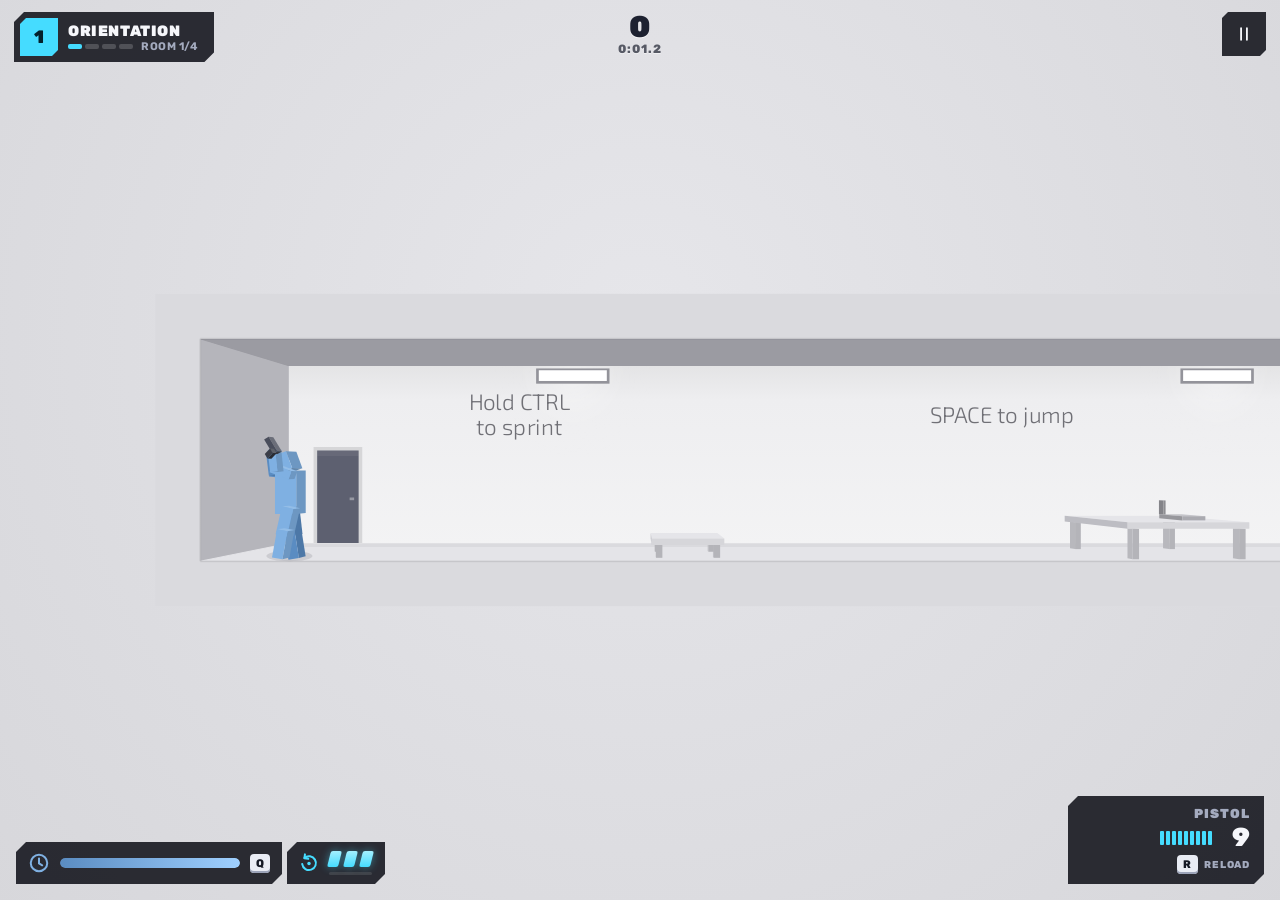
<file: index.html>
<!DOCTYPE html>
<html lang="en">
<head>
  <meta charset="utf-8">
  <meta name="viewport" content="width=device-width, initial-scale=1, maximum-scale=1, user-scalable=no, viewport-fit=cover">
  <meta name="theme-color" content="#0c0e15">
  <meta name="description" content="Still Point - a slow-motion ragdoll shootout. Breach the door, bend time, slide under bullets and flip over gunmen across 75 levels, an Endless run with upgrades and a new Daily Run every day.">
  <title>Still Point</title>
  <link rel="stylesheet" href="css/style.css?v=77">
  <script src="https://sdk.crazygames.com/crazygames-sdk-v3.js"></script>
</head>
<body>
  <canvas id="stage" aria-label="Game"></canvas>

  <!-- =============================== HUD =============================== -->
  <div id="hud" class="hidden">
    <div class="tapfire" id="tapfire" aria-hidden="true"></div>
    <div class="stage-chip" id="stageChip">
      <span class="chip-num" id="chipNum">1</span>
      <div class="chip-body">
        <b id="chipTitle">ORIENTATION</b>
        <div class="chip-sub"><span class="dots" id="roomDots"></span><span id="chipSub">ROOM 1/4</span></div>
      </div>
    </div>
    <div class="hud-mid">
      <b id="hudScore">0</b>
      <span id="hudTime">0:00.0</span>
    </div>
    <div class="hud-right">
      <button class="round" id="btnPause" aria-label="Pause"><span class="ic" data-icon="pause"></span></button>
    </div>

    <div class="breach-banner" id="eventBanner"></div>
    <div class="combo hidden" id="combo"><b id="comboNum">x2</b><span>COMBO</span><i id="comboBar"></i></div>

    <div class="hud-bl">
      <div class="armorhud hidden" id="armorHud"></div>
      <div class="hud-bl-row">
        <div class="focus" id="focus">
          <span class="ic" data-icon="clock"></span>
          <div class="focus-track"><div class="focus-fill" id="focusFill"></div></div>
          <kbd id="focusKey">Q</kbd>
        </div>
        <div class="flips" id="flips" title="Flips left: sprint or slide, then jump">
          <span class="ic" data-icon="flip"></span>
          <div class="flip-col">
            <div class="flip-pips" id="flipPips"><i></i><i></i><i></i></div>
            <div class="flip-charge"><i id="flipCharge"></i></div>
          </div>
        </div>
      </div>
    </div>
    <div class="ammo" id="ammo">
      <b id="ammoName">PISTOL</b>
      <div class="ammo-row"><span id="ammoPips" class="pips"></span><span id="ammoNum">9</span></div>
      <small id="ammoHint"><kbd>R</kbd> RELOAD</small>
    </div>

    <div class="death hidden" id="death">
      <b id="deathTitle">YOU DIED</b>
      <div class="lives hidden" id="deathLives"></div>
      <span id="deathSub">CLICK OR PRESS R TO RETRY</span>
      <div class="death-btns hidden" id="deathBtns"></div>
    </div>

    <!-- touch -->
    <div class="joy" id="joy"><div class="joy-base"></div><div class="joy-knob" id="joyKnob"></div></div>
    <div class="tbtns" id="tbtns">
      <button class="tb tb-slow" data-act="slow"><span class="ic" data-icon="clock"></span><small>SLOW</small></button>
      <button class="tb tb-jump" data-act="jump"><span class="ic" data-icon="up"></span><small>JUMP</small></button>
      <button class="tb tb-slide" data-act="slide"><span class="ic" data-icon="slide"></span><small>SLIDE</small></button>
      <button class="tb tb-kick" data-act="kick"><span class="ic" data-icon="kick"></span><small>KICK</small></button>
      <button class="tb tb-reload" data-act="reload"><span class="ic" data-icon="reload"></span></button>
      <button class="tb tb-grab hidden" data-act="pick" id="tbGrab"><small>GRAB</small></button>
    </div>
  </div>

  <!-- =============================== HOME =============================== -->
  <section id="home" class="screen">
    <div class="home-panel">
      <h1 class="title" aria-label="Still Point"><span class="t1"><span style="--i:0">S</span><span style="--i:1">T</span><span style="--i:2">I</span><span style="--i:3">L</span><span style="--i:4">L</span></span><span class="t2"><i>POINT</i></span></h1>
      <div class="home-menu">
        <button class="btn primary big" id="btnPlay"><span class="ic" data-icon="play"></span><span class="bt"><b>PLAY</b><small id="playSub">LEVEL 1</small></span></button>
        <div class="btn-row">
          <button class="btn mode" id="btnDaily"><span class="ic" data-icon="calendar"></span><span class="bt"><b>DAILY RUN</b><small id="dailySub">5 NEW ROOMS EVERY DAY</small></span><i class="dot hidden" id="dailyDot"></i></button>
        </div>
        <div class="btn-row duo">
          <button class="btn mode" id="btnLevels"><span class="ic" data-icon="grid"></span><span class="bt"><b>LEVELS</b><small id="levelsSub">0 / 90 STARS</small></span></button>
          <button class="btn mode" id="btnEndless"><span class="ic" data-icon="infinity"></span><span class="bt"><b>ENDLESS</b><small id="endlessSub">BEST 0</small></span></button>
        </div>
        <div class="btn-row duo">
          <button class="btn tile" id="btnArmory"><span class="ic" data-icon="gun"></span><b>ARMORY</b></button>
          <button class="btn tile" id="btnMissions"><span class="ic" data-icon="scroll"></span><b>MISSIONS</b><i class="dot hidden" id="missionDot"></i></button>
        </div>
      </div>
    </div>
    <div class="corner tr">
      <button class="pill streak hidden" id="streakChip"><span class="ic" data-icon="gift"></span><b>DAILY</b></button>
      <div class="pill"><span class="ic star" data-icon="star"></span><b id="homeStars">0</b></div>
      <div class="pill"><span class="ic coin" data-icon="coin"></span><b class="coin-val">0</b></div>
      <button class="round" id="btnSettings" aria-label="Settings"><span class="ic" data-icon="gear"></span></button>
    </div>
    <div class="home-hint" id="homeHint"></div>
  </section>

  <!-- ============================== LEVELS ============================== -->
  <section id="levels" class="screen hidden">
    <header class="bar">
      <button class="round" data-back aria-label="Back"><span class="ic" data-icon="back"></span></button>
      <nav class="seg" id="chapterTabs"></nav>
      <div class="pill"><span class="ic star" data-icon="star"></span><b id="levelsStars">0</b></div>
    </header>
    <div class="chapter-head" id="chapterHead"></div>
    <div class="level-grid" id="levelGrid"></div>
  </section>

  <!-- ============================== ARMORY ============================== -->
  <section id="armory" class="screen hidden">
    <header class="bar">
      <button class="round" data-back aria-label="Back"><span class="ic" data-icon="back"></span></button>
      <nav class="seg" id="armoryTabs">
        <button data-tab="weapon">WEAPONS</button>
        <button data-tab="skin">COLORS</button>
        <button data-tab="hat">HATS</button>
        <button data-tab="armor">ARMOR</button>
      </nav>
      <div class="pill"><span class="ic coin" data-icon="coin"></span><b class="coin-val">0</b></div>
    </header>
    <div class="armory">
      <div class="armory-preview card">
        <canvas id="previewCanvas" width="320" height="320"></canvas>
        <div class="preview-info" id="previewInfo"></div>
      </div>
      <div class="armory-grid card" id="armoryGrid"></div>
    </div>
  </section>

  <div id="modal" class="modal hidden"><div class="sheet" id="sheet"></div></div>
  <div id="toasts"></div>
  <div id="rotate" class="hidden"><div><span class="ic" data-icon="rotate"></span><p>TURN YOUR DEVICE SIDEWAYS</p><button class="btn primary" id="btnRotateOk"><b>PLAY ANYWAY</b></button></div></div>

  <script src="js/util.js?v=77"></script>
  <script src="js/platform.js?v=77"></script>
  <script src="js/audio.js?v=77"></script>
  <script src="js/data.js?v=77"></script>
  <script src="js/levels.js?v=77"></script>
  <script src="js/progress.js?v=77"></script>
  <script src="js/physics.js?v=77"></script>
  <script src="js/world.js?v=77"></script>
  <script src="js/ragdoll.js?v=77"></script>
  <script src="js/fx.js?v=77"></script>
  <script src="js/game.js?v=77"></script>
  <script src="js/icons.js?v=77"></script>
  <script src="js/titlefx.js?v=77"></script>
  <script src="js/ui.js?v=77"></script>
  <script src="js/main.js?v=77"></script>
</body>
</html>
</file>
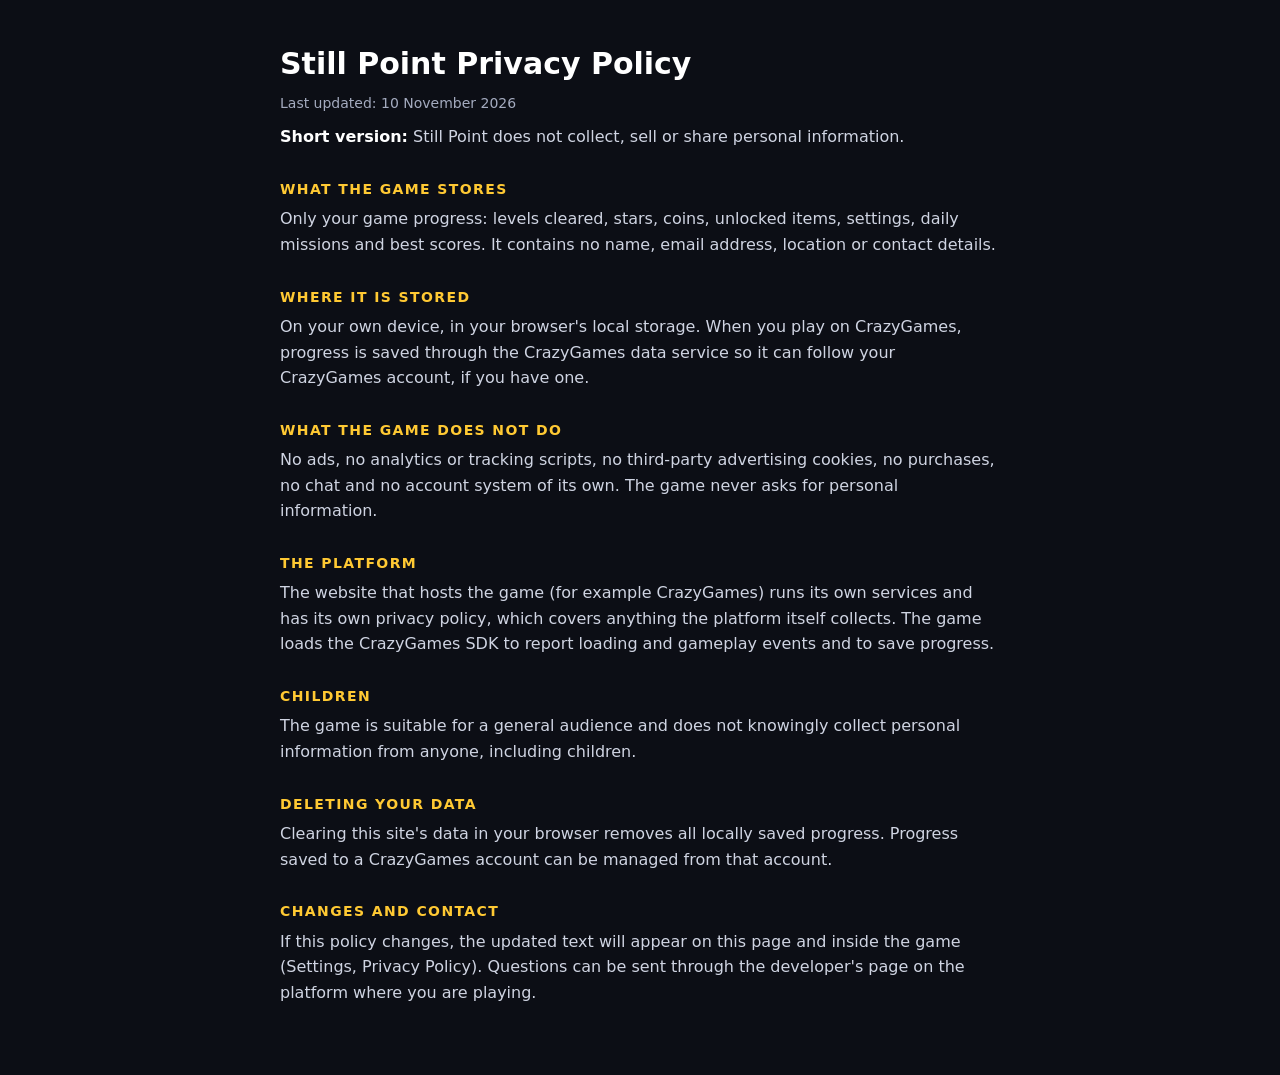
<file: privacy.html>
<!DOCTYPE html>
<html lang="en">
<head>
  <meta charset="utf-8">
  <meta name="viewport" content="width=device-width, initial-scale=1">
  <title>Still Point - Privacy Policy</title>
  <style>
    body { margin: 0; background: #0c0e15; color: #cfd4e2; font: 16px/1.6 system-ui, -apple-system, 'Segoe UI', sans-serif; }
    main { max-width: 720px; margin: 0 auto; padding: 40px 20px 60px; }
    h1 { color: #fff; font-size: 30px; margin: 0 0 4px; }
    h2 { color: #ffc933; font-size: 14px; letter-spacing: 0.1em; text-transform: uppercase; margin: 28px 0 6px; }
    p { margin: 0 0 10px; }
    .dim { color: #a4abbf; font-size: 14px; }
    b { color: #fff; }
  </style>
</head>
<body>
<main>
  <h1>Still Point Privacy Policy</h1>
  <p class="dim">Last updated: 10 November 2026</p>
  <p><b>Short version:</b> Still Point does not collect, sell or share personal information.</p>
  <h2>What the game stores</h2>
  <p>Only your game progress: levels cleared, stars, coins, unlocked items, settings, daily missions and best scores. It contains no name, email address, location or contact details.</p>
  <h2>Where it is stored</h2>
  <p>On your own device, in your browser's local storage. When you play on CrazyGames, progress is saved through the CrazyGames data service so it can follow your CrazyGames account, if you have one.</p>
  <h2>What the game does not do</h2>
  <p>No ads, no analytics or tracking scripts, no third-party advertising cookies, no purchases, no chat and no account system of its own. The game never asks for personal information.</p>
  <h2>The platform</h2>
  <p>The website that hosts the game (for example CrazyGames) runs its own services and has its own privacy policy, which covers anything the platform itself collects. The game loads the CrazyGames SDK to report loading and gameplay events and to save progress.</p>
  <h2>Children</h2>
  <p>The game is suitable for a general audience and does not knowingly collect personal information from anyone, including children.</p>
  <h2>Deleting your data</h2>
  <p>Clearing this site's data in your browser removes all locally saved progress. Progress saved to a CrazyGames account can be managed from that account.</p>
  <h2>Changes and contact</h2>
  <p>If this policy changes, the updated text will appear on this page and inside the game (Settings, Privacy Policy). Questions can be sent through the developer's page on the platform where you are playing.</p>
</main>
</body>
</html>
</file>
<file: css/style.css>
/* =========================================================================
   Still Point UI: the Elements look carried over to a white world. Flat ink
   panels with cut corners, one warm accent, solid high-contrast buttons,
   keycaps for controls. Rubik throughout.
   ========================================================================= */

@font-face { font-family: 'Exo2'; src: url('../assets/fonts/exo2-light.woff2') format('woff2'); font-weight: 300; font-display: swap; }
@font-face { font-family: 'Rubik'; src: url('../assets/fonts/rubik.woff2') format('woff2'); font-weight: 300 900; font-display: swap; }

:root {
  --ink: #0c0e15;
  --ink-2: #161a25;
  --ink-3: #222737;
  --ink-4: #2e3447;
  --panel: rgba(13, 15, 23, 0.86);
  --line: rgba(255, 255, 255, 0.12);
  --text: #f6f7fb;
  --muted: #a4abbf;
  /* accent: the cold cyan of bullet time (the same family as the slow-motion meter); gold is kept
     only for things that are gold: coins and stars */
  --acc: #45dcff;
  --acc-hi: #a4f0ff;
  --acc-ink: #03202a;
  --acc-rgb: 69, 220, 255;
  --gold: #ffc933;
  --blue: #7fb0e2;
  --red: #e2434b;
  --green: #45e08a;
  --font: 'Rubik', system-ui, -apple-system, 'Segoe UI', sans-serif;
  --safe-t: env(safe-area-inset-top, 0px);
  --safe-b: env(safe-area-inset-bottom, 0px);
  --safe-l: env(safe-area-inset-left, 0px);
  --safe-r: env(safe-area-inset-right, 0px);
  --cut-s: polygon(6px 0, 100% 0, 100% calc(100% - 6px), calc(100% - 6px) 100%, 0 100%, 0 6px);
  --cut-m: polygon(10px 0, 100% 0, 100% calc(100% - 10px), calc(100% - 10px) 100%, 0 100%, 0 10px);
  /* a 2px outline that follows --cut-m's slanted corners (box-shadow can't: clip-path cuts it off) */
  --ring-m: polygon(evenodd, 10px 0, 100% 0, 100% calc(100% - 10px), calc(100% - 10px) 100%, 0 100%, 0 10px, 10px 0,
    10.83px 2px, calc(100% - 2px) 2px, calc(100% - 2px) calc(100% - 10.83px), calc(100% - 10.83px) calc(100% - 2px), 2px calc(100% - 2px), 2px 10.83px, 10.83px 2px);
  --cut-l: polygon(16px 0, 100% 0, 100% calc(100% - 16px), calc(100% - 16px) 100%, 0 100%, 0 16px);
}

* { box-sizing: border-box; -webkit-tap-highlight-color: transparent; }
html, body { margin: 0; height: 100%; overflow: hidden; background: #d4d4d8; color: var(--text); font-family: var(--font); font-weight: 600; }
body { user-select: none; -webkit-user-select: none; touch-action: none; overscroll-behavior: none; }
canvas#stage { position: fixed; inset: 0; display: block; }
body.playing canvas#stage { cursor: none; }
button { font: inherit; color: inherit; border: 0; background: none; cursor: pointer; padding: 0; }
button:focus-visible { outline: 3px solid var(--acc); outline-offset: -3px; }
b, h1, h2, h3, h4, p { margin: 0; font-weight: inherit; }
.hidden { display: none !important; }
.ic { display: inline-flex; width: 1.2em; height: 1.2em; flex: none; }
.ic svg { width: 100%; height: 100%; display: block; }
.ic.coin { color: var(--gold); }
.ic.star { color: var(--gold); }

/* --------------------------------------------------------------- basics */
.btn {
  position: relative; display: inline-flex; flex-direction: column; align-items: center; justify-content: center; gap: 1px;
  min-height: 48px; padding: 8px 22px; max-width: 100%; clip-path: var(--cut-m);
  background: var(--ink-3); color: var(--text); box-shadow: inset 0 -3px 0 rgba(0, 0, 0, 0.28), inset 0 1px 0 rgba(255, 255, 255, 0.08);
  font-weight: 800; font-size: 16px; line-height: 1.1; letter-spacing: 0.04em; text-transform: uppercase;
  transition: background 0.12s, transform 0.08s, filter 0.12s;
}
.btn:hover { background: var(--ink-4); filter: drop-shadow(0 0 7px rgba(var(--acc-rgb), 0.3)); }
.btn:active { transform: translateY(1px) scale(0.98); }
.btn b { white-space: nowrap; }
.btn small { font-weight: 600; font-size: 12px; letter-spacing: 0.03em; color: var(--muted); white-space: nowrap; }
.btn.primary { background: var(--acc); color: var(--acc-ink); }
.btn.primary:hover { background: var(--acc-hi); }
.btn.primary small { color: rgba(3, 32, 42, 0.75); }
.btn.big { min-height: 64px; font-size: 28px; }
.btn.small { min-height: 38px; padding: 6px 16px; font-size: 13px; clip-path: var(--cut-s); }
.btn[disabled] { opacity: 0.45; cursor: default; filter: none; }
.btn .ic { width: 22px; height: 22px; }
.btn.big { flex-direction: row; gap: 14px; }
.btn.big .ic { width: 26px; height: 26px; }
.btn.big .bt { display: flex; flex-direction: column; align-items: flex-start; }
.btn.mode { flex-direction: row; gap: 10px; justify-content: flex-start; padding-left: 16px; }
.btn.mode .ic { color: var(--acc); }
.btn.mode .bt { display: flex; flex-direction: column; align-items: flex-start; }
.btn .dot, .seg .dot { position: absolute; top: 8px; right: 10px; width: 9px; height: 9px; border-radius: 50%; background: var(--red); box-shadow: 0 0 0 3px rgba(226, 67, 75, 0.25); }

.round { width: 44px; height: 44px; display: grid; place-items: center; flex: none; clip-path: var(--cut-s); background: var(--ink-3); color: var(--text); transition: background 0.12s; }
.round:hover { background: var(--ink-4); }
.round .ic { width: 20px; height: 20px; }

.pill { display: inline-flex; align-items: center; gap: 7px; height: 38px; padding: 0 14px 0 10px; clip-path: var(--cut-s); background: var(--panel); font-weight: 800; font-size: 15px; letter-spacing: 0.03em; white-space: nowrap; }
.pill .ic { width: 18px; height: 18px; }
.pill.streak { cursor: pointer; background: var(--acc); color: var(--acc-ink); animation: nudge 1.6s ease-in-out infinite; }

.card { background: var(--panel); clip-path: var(--cut-l); backdrop-filter: blur(6px); -webkit-backdrop-filter: blur(6px); }

kbd { display: inline-block; font-family: var(--font); font-weight: 800; font-size: 11px; line-height: 1; padding: 4px 6px; border-radius: 4px; background: #e9ecf4; color: #141824; box-shadow: inset 0 -2px 0 #9ba3b8; white-space: nowrap; }

@keyframes fade { from { opacity: 0; } to { opacity: 1; } }
@keyframes pop { from { opacity: 0; transform: translateY(10px) scale(0.97); } to { opacity: 1; transform: none; } }
@keyframes nudge { 0%, 100% { transform: none; } 50% { transform: translateY(-2px); } }
@keyframes starIn { 0% { transform: scale(0) rotate(-40deg); opacity: 0; } 60% { transform: scale(1.35) rotate(8deg); opacity: 1; } 100% { transform: none; } }
@keyframes comboPop { 0% { transform: scale(1.5); } 100% { transform: scale(1); } }
@keyframes slideUp { from { opacity: 0; transform: translateY(14px); } to { opacity: 1; transform: none; } }
@keyframes slideUpDim { from { opacity: 0; transform: translateY(14px); } to { opacity: 0.45; transform: none; } }

/* -------------------------------------------------------------- screens */
.screen { position: fixed; inset: 0; z-index: 10; overflow-y: auto; overflow-x: hidden; touch-action: pan-y; padding: calc(14px + var(--safe-t)) calc(16px + var(--safe-r)) calc(16px + var(--safe-b)) calc(16px + var(--safe-l)); animation: fade 0.2s ease; }
.screen:not(#home) { background: linear-gradient(180deg, rgba(10, 12, 18, 0.82), rgba(10, 12, 18, 0.94)); }
.bar { display: flex; align-items: center; gap: 12px; max-width: 1100px; margin: 0 auto 14px; }
.bar h2 { margin-right: auto; font-weight: 900; font-size: 24px; letter-spacing: 0.03em; }
.seg { flex: 1; display: flex; flex-wrap: wrap; justify-content: center; gap: 2px; padding: 3px; clip-path: var(--cut-s); background: var(--panel); min-width: 0; }
.seg button { position: relative; font-weight: 800; font-size: 12px; letter-spacing: 0.04em; color: var(--muted); padding: 8px 12px; border-radius: 4px; white-space: nowrap; transition: background 0.12s, color 0.12s; }
.seg button:hover { color: var(--text); background: rgba(255, 255, 255, 0.06); }
.seg button.active { background: var(--acc); color: var(--acc-ink); }
.seg button.locked { opacity: 0.45; }
.corner { position: absolute; top: calc(14px + var(--safe-t)); display: flex; align-items: center; gap: 8px; }
.corner.tr { right: calc(16px + var(--safe-r)); }

/* ----------------------------------------------------------------- home */
#home { overflow: hidden; }
.home-panel {
  /* full-height ink column like Element Rag, with its dark backdrop fading out over the room */
  position: absolute; left: 0; top: 0; bottom: 0; isolation: isolate;
  width: min(calc(500px + var(--safe-l)), 80vw);
  padding: calc(20px + var(--safe-t)) 34px calc(20px + var(--safe-b)) calc(36px + var(--safe-l));
  background: rgba(9, 11, 17, 0.97);
  display: flex; flex-direction: column; justify-content: center; gap: 18px; animation: fade 0.3s ease;
}
.home-panel::after {
  content: ''; position: absolute; top: 0; bottom: 0; left: 100%; width: clamp(200px, 30vw, 520px); pointer-events: none; z-index: -1;
  background: linear-gradient(90deg, rgba(9, 11, 17, 0.97) 0%, rgba(9, 11, 17, 0.86) 22%, rgba(9, 11, 17, 0.58) 50%, rgba(9, 11, 17, 0.22) 78%, rgba(9, 11, 17, 0) 100%);
}
.home-menu .btn.big { min-height: 72px; font-size: 32px; justify-content: flex-start; padding-left: 24px; text-align: left; }
.home-menu .btn.tile { justify-content: flex-start; padding-left: 18px; gap: 10px; }
.home-menu .btn-row .btn { min-height: 62px; font-size: 14px; }
.title { display: flex; align-items: flex-end; gap: 10px; line-height: 0.9; font-weight: 900; letter-spacing: -0.01em; }
.title .t1 { font-size: 54px; color: #fff; }
.title .t2 {
  padding: 2px 18px 4px 16px; font-size: 48px; color: var(--acc-ink); background: var(--acc);
  /* slants down to the right, with the cut top-left and bottom-right corners */
  clip-path: polygon(10px 0, calc(100% - 14px) 0, calc(100% - 2px) calc(100% - 10px), calc(100% - 10px) 100%, 14px 100%, 2px 10px);
}
.title .t2 i { display: inline-block; font-style: normal; transform: skewX(10deg); }   /* letters lean back, matching the slant */
.home-menu { display: flex; flex-direction: column; gap: 8px; }
.btn-row { display: flex; gap: 8px; }
.btn-row .btn { flex: 1; min-width: 0; padding: 8px 6px; font-size: 13px; }
.btn-row.duo .btn.mode { padding-left: 14px; }
.btn.tile { min-height: 58px; gap: 5px; flex-direction: row; }
.btn.tile .ic { width: 22px; height: 22px; color: var(--acc); }
.home-hint { position: absolute; right: calc(24px + var(--safe-r)); bottom: calc(20px + var(--safe-b)); display: flex; gap: 14px; flex-wrap: wrap; justify-content: flex-end; max-width: 54vw; font-weight: 700; font-size: 12px; color: #4a4f60; letter-spacing: 0.04em; }
.home-hint span { display: inline-flex; gap: 6px; align-items: center; }

/* --------------------------------------------------------------- levels */
.chapter-head { max-width: 1100px; margin: 0 auto 12px; display: flex; align-items: baseline; gap: 12px; }
.chapter-head b { font-weight: 900; font-size: 26px; letter-spacing: 0.04em; }
.chapter-head span { font-weight: 800; font-size: 13px; color: var(--muted); letter-spacing: 0.06em; }
.level-grid { max-width: 1100px; margin: 0 auto; display: grid; grid-template-columns: repeat(auto-fill, minmax(165px, 1fr)); gap: 10px; }
.lvl { position: relative; display: flex; flex-direction: column; align-items: flex-start; gap: 6px; padding: 14px 14px 12px; min-height: 112px; clip-path: var(--cut-m); background: var(--ink-3); text-align: left; transition: background 0.12s, transform 0.08s; animation: slideUp 0.25s ease backwards; }
.lvl:hover { background: var(--ink-4); }
.lvl:active { transform: scale(0.98); }
.lvl .num { font-weight: 900; font-size: 30px; line-height: 1; color: #fff; }
.lvl .nm { font-weight: 800; font-size: 13px; letter-spacing: 0.04em; color: var(--muted); text-transform: uppercase; }
.lvl .st { display: flex; gap: 3px; margin-top: auto; }
.lvl .st .ic { width: 18px; height: 18px; color: rgba(255, 255, 255, 0.16); }
.lvl .st .ic.on { color: var(--gold); }
.lvl .best { position: absolute; right: 12px; top: 14px; font-weight: 700; font-size: 11px; color: var(--muted); }
.lvl, .item { isolation: isolate; }
.lvl.boss, .lvl.next, .item.sel { background: var(--ol); }
.lvl.boss::before, .lvl.next::before, .item.sel::before {
  content: ''; position: absolute; inset: 2px; z-index: -1; background: var(--fill);
  clip-path: polygon(9px 0, 100% 0, 100% calc(100% - 9px), calc(100% - 9px) 100%, 0 100%, 0 9px);
}
.lvl.boss { --ol: rgba(226, 67, 75, 0.75); --fill: var(--ink-3); }
.lvl.boss:hover { --fill: var(--ink-4); }
.lvl.boss .num::after { content: 'BOSS'; margin-left: 8px; font-size: 11px; vertical-align: middle; color: #fff; background: var(--red); padding: 2px 6px; border-radius: 3px; letter-spacing: 0.06em; }
.lvl.locked { opacity: 0.45; cursor: default; animation-name: slideUpDim; }
.lvl.locked .num { color: var(--muted); }
.lvl.next { --ol: var(--acc); --fill: #16303a; }

/* --------------------------------------------------------------- armory */
.armory { max-width: 1100px; margin: 0 auto; display: grid; grid-template-columns: 320px 1fr; gap: 14px; align-items: start; }
.armory-preview { padding: 14px; display: flex; flex-direction: column; gap: 10px; position: sticky; top: 0; }
#previewCanvas { width: 100%; aspect-ratio: 1; border-radius: 6px; background: radial-gradient(circle at 50% 38%, #f6f6f8, #d9d9de); }
.preview-info { display: flex; flex-direction: column; gap: 8px; }
.preview-info b { font-weight: 900; font-size: 22px; letter-spacing: 0.03em; }
.preview-info p { font-weight: 600; font-size: 13px; color: var(--muted); line-height: 1.4; }
.stats { display: grid; grid-template-columns: auto 1fr; gap: 5px 10px; align-items: center; font-size: 11px; font-weight: 800; letter-spacing: 0.05em; color: var(--muted); }
.stats i { display: block; height: 6px; border-radius: 3px; background: rgba(255, 255, 255, 0.1); overflow: hidden; }
.stats i::after { content: ''; display: block; height: 100%; width: var(--v); background: var(--acc); }
.armory-grid { padding: 14px; display: grid; grid-template-columns: repeat(auto-fill, minmax(136px, 1fr)); gap: 8px; }
.item { position: relative; display: flex; flex-direction: column; align-items: center; gap: 6px; padding: 12px 8px 10px; clip-path: var(--cut-m); background: var(--ink-3); transition: background 0.12s; }
.item:hover { background: var(--ink-4); }
.item.sel { --ol: var(--acc); --fill: #16303a; }
.item canvas { width: 96px; height: 64px; }
.item b { font-weight: 800; font-size: 13px; letter-spacing: 0.03em; text-transform: uppercase; }
.item small { display: inline-flex; gap: 4px; align-items: center; font-weight: 800; font-size: 12px; color: var(--acc); }
.item small .ic { width: 14px; height: 14px; }
.item small.own { color: var(--green); }
.item small.eq { color: var(--muted); }
.item .tag { position: absolute; top: 6px; left: 8px; font-size: 10px; font-weight: 900; letter-spacing: 0.06em; color: var(--acc-ink); background: var(--acc); padding: 2px 6px; border-radius: 3px; }

/* ------------------------------------------------------------------ hud */
#hud { position: fixed; inset: 0; z-index: 5; pointer-events: none; }
body.result-open #hud { display: none; }
#hud button, #hud .joy, #hud .aimpad { pointer-events: auto; }
.stage-chip { position: absolute; top: calc(12px + var(--safe-t)); left: calc(14px + var(--safe-l)); display: flex; align-items: center; gap: 10px; padding: 6px 16px 6px 6px; clip-path: var(--cut-m); background: var(--panel); max-width: 44vw; }
.chip-num { display: grid; place-items: center; min-width: 38px; height: 38px; padding: 0 6px; clip-path: var(--cut-s); background: var(--acc); color: var(--acc-ink); font-weight: 900; font-size: 18px; }
.chip-body b { display: block; font-weight: 900; font-size: 15px; letter-spacing: 0.04em; white-space: nowrap; overflow: hidden; text-overflow: ellipsis; text-transform: uppercase; }
.chip-sub { display: flex; align-items: center; gap: 8px; font-weight: 700; font-size: 11px; color: var(--muted); letter-spacing: 0.05em; }
.dots { display: flex; gap: 3px; }
.dots i { width: 14px; height: 5px; border-radius: 2px; background: rgba(255, 255, 255, 0.18); }
.dots i.done { background: var(--green); }
.dots i.cur { background: var(--acc); }
.hud-mid { position: absolute; top: calc(12px + var(--safe-t)); left: 50%; transform: translateX(-50%); display: flex; flex-direction: column; align-items: center; color: #1d2130; text-shadow: 0 1px 0 rgba(255, 255, 255, 0.7); }
.hud-mid b { font-weight: 900; font-size: 30px; line-height: 1; letter-spacing: 0.02em; }
.hud-mid span { font-weight: 800; font-size: 12px; letter-spacing: 0.08em; opacity: 0.7; }
body.dark-room .hud-mid { color: #fff; text-shadow: 0 1px 0 rgba(0, 0, 0, 0.6); }
.hud-right { position: absolute; top: calc(12px + var(--safe-t)); right: calc(14px + var(--safe-r)); display: flex; gap: 8px; align-items: center; }
.hud-right .round { background: var(--panel); }

.combo { position: absolute; top: calc(66px + var(--safe-t)); left: 50%; transform: translateX(-50%); display: flex; align-items: baseline; gap: 6px; padding: 4px 14px 8px; clip-path: var(--cut-s); background: var(--panel); }
.combo b { font-weight: 900; font-size: 22px; color: var(--acc); animation: comboPop 0.2s ease; }
.combo span { font-weight: 800; font-size: 11px; letter-spacing: 0.1em; color: var(--muted); }
.combo i { position: absolute; left: 0; bottom: 0; height: 3px; width: 100%; background: var(--acc); transform-origin: left; }

.focus { display: flex; align-items: center; gap: 10px; padding: 10px 12px; clip-path: var(--cut-m); background: var(--panel); }
.focus .ic { width: 22px; height: 22px; color: var(--blue); }
.focus-track { width: 180px; height: 10px; border-radius: 5px; background: rgba(255, 255, 255, 0.12); overflow: hidden; }
.focus-fill { height: 100%; width: 100%; background: linear-gradient(90deg, #5a8cc2, #9fd0ff); transform-origin: left; border-radius: 5px; }
.focus { position: relative; }
.focus::after, .ammo::after { content: ''; position: absolute; inset: 0; clip-path: var(--ring-m); background: var(--blue); opacity: 0; pointer-events: none; transition: opacity .15s; }
.focus.on::after { opacity: 1; }
.ammo::after { background: var(--acc); }
.focus.on .focus-fill { background: linear-gradient(90deg, #8fd0ff, #ffffff); }
.focus.empty .focus-fill { background: #ff8a94; }

.ammo { position: absolute; right: calc(16px + var(--safe-r)); bottom: calc(16px + var(--safe-b)); display: flex; flex-direction: column; align-items: flex-end; gap: 4px; padding: 10px 14px; clip-path: var(--cut-m); background: var(--panel); min-width: 150px; }
.ammo b { font-weight: 900; font-size: 13px; letter-spacing: 0.08em; color: var(--muted); }
.ammo.pickup b { color: var(--acc); }
.ammo-row { display: flex; align-items: center; gap: 10px; }
/* always one row: big magazines get thinner pips instead of wrapping onto a second line */
.pips { display: flex; gap: 2px; flex-wrap: nowrap; justify-content: flex-end; width: 130px; }
.pips i { flex: 0 1 4px; min-width: 1.5px; height: 14px; border-radius: 1px; background: var(--acc); }
.pips.dense { gap: 2px; } .pips.dense i { flex: 0 0 2px; min-width: 2px; border-radius: 0.5px; }
.pips i.off { background: rgba(255, 255, 255, 0.15); }
#ammoNum { font-weight: 900; font-size: 26px; line-height: 1; min-width: 28px; text-align: right; }
.ammo small { font-weight: 800; font-size: 10px; letter-spacing: 0.08em; color: var(--muted); display: flex; gap: 6px; align-items: center; }
.ammo.reloading #ammoNum { color: var(--acc); }

.death { position: absolute; left: 50%; top: 22%; transform: translateX(-50%); display: flex; flex-direction: column; align-items: center; gap: 8px; padding: 16px 30px 18px; clip-path: var(--cut-l); background: var(--panel); animation: pop 0.25s ease; pointer-events: auto; }
.death > b { font-weight: 900; font-size: 34px; letter-spacing: 0.06em; color: #ff8a94; }
/* the retry hint fades in once a retry is accepted */
#deathSub { animation: fade 0.25s ease 0.9s backwards; }
.death > span { font-weight: 800; font-size: 12px; letter-spacing: 0.12em; color: var(--muted); }
.death { min-width: min(340px, 90vw); }
.death-btns { display: grid; grid-template-columns: 1fr 1fr; gap: 8px; margin-top: 8px; width: 100%; }
.death-btns .btn { min-height: 56px; flex-direction: row; gap: 10px; }
.death-btns .btn .bt { display: flex; flex-direction: column; align-items: flex-start; }
.death-btns .btn.wide { grid-column: 1 / -1; justify-content: center; text-align: center; }
.death-btns .btn.wide .bt { align-items: center; }
.death .lives { display: flex; gap: 6px; }
.death .lives .ic { width: 22px; height: 22px; color: rgba(255, 255, 255, 0.14); }
.death .lives .ic.on { color: #ff5d73; }
#deathSub { display: flex; gap: 8px; justify-content: center; flex-wrap: wrap; }
#deathSub .stat { display: flex; flex-direction: column; align-items: center; gap: 2px; min-width: 76px; padding: 8px 10px; border-radius: 6px; background: var(--ink-2); font-style: normal; font-size: 10px; color: var(--muted); }
#deathSub .stat b { font-size: 20px; color: var(--text); letter-spacing: 0.02em; }
.hearts { display: inline-flex; gap: 3px; margin-left: 4px; vertical-align: -1px; }
.hearts i { width: 9px; height: 9px; border-radius: 2px; background: rgba(255, 255, 255, 0.18); transform: rotate(45deg); }
.hearts i.on { background: #ff5d73; }

/* touch controls */
.joy, .tbtns, .tapfire { display: none; }
body.touch .focus { display: none; }
body.touch .ammo { right: auto; left: 50%; transform: translateX(-50%); bottom: calc(10px + var(--safe-b)); padding: 6px 12px; min-width: 0; flex-direction: row; align-items: center; gap: 10px; }
body.touch .ammo small { display: none; }
body.touch .ammo b { font-size: 11px; }
body.touch #ammoNum { font-size: 20px; }
body.touch kbd { display: none; }
body.touch { --joy: clamp(110px, 28vh, 150px); --tb: clamp(52px, 13vh, 68px); --gap: clamp(8px, 2vh, 12px); }
/* tap anywhere (outside the stick and buttons) to fire that way */
body.touch .tapfire { display: block; position: absolute; inset: 0; touch-action: none; pointer-events: auto; }
.tapmark { position: absolute; width: 34px; height: 34px; margin: -17px 0 0 -17px; border-radius: 50%; border: 2px solid rgba(226, 67, 75, 0.85); pointer-events: none; animation: tapmark 0.38s ease-out forwards; }
@keyframes tapmark { from { transform: scale(0.4); opacity: 1; } to { transform: scale(1.4); opacity: 0; } }
/* move stick: a flat ring with flick hints, a flat knob */
/* the move stick only takes touches in the bottom-left thumb corner; a tap anywhere else (including the
   left side of the screen) aims and shoots */
body.touch .joy { display: block; position: absolute; left: 0; bottom: 0; width: max(30%, calc(var(--joy) + 70px)); height: max(46%, calc(var(--joy) + 60px)); touch-action: none; }
.joy-base { position: absolute; width: var(--joy, 130px); height: var(--joy, 130px); margin: calc(var(--joy, 130px) / -2) 0 0 calc(var(--joy, 130px) / -2); border-radius: 50%; background: rgba(18, 21, 30, 0.28); border: 1.5px solid rgba(255, 255, 255, 0.5); }
.joy-base::before, .joy-base::after { position: absolute; left: 50%; transform: translateX(-50%); font-weight: 800; font-size: 9px; letter-spacing: 0.14em; color: rgba(255, 255, 255, 0.85); }
.joy-base::before { content: 'JUMP'; top: 9%; }
.joy-base::after { content: 'SLIDE'; bottom: 9%; }
.joy-knob { position: absolute; width: calc(var(--joy, 130px) * 0.4); height: calc(var(--joy, 130px) * 0.4); margin: calc(var(--joy, 130px) * -0.2) 0 0 calc(var(--joy, 130px) * -0.2); border-radius: 50%; background: #7fb0e2; border: 2px solid rgba(255, 255, 255, 0.9); }
body.touch .joy:not(.on) .joy-base, body.touch .joy:not(.on) .joy-knob { left: calc(30px + var(--joy) / 2 + var(--safe-l)); top: calc(100% - 24px - var(--joy) / 2 - var(--safe-b)); opacity: 0.75; }
/* action buttons: one tidy corner block, matte and flat */
body.touch .tbtns { display: block; position: absolute; right: calc(20px + var(--safe-r)); bottom: calc(18px + var(--safe-b)); width: calc(var(--tb) * 2.25 + var(--gap)); height: calc(var(--tb) * 2.25 + var(--gap) * 2 + var(--tb) * 0.62); pointer-events: none; }
.tb {
  position: absolute; width: var(--tb); height: var(--tb); border-radius: 50%; display: flex; flex-direction: column; align-items: center; justify-content: center; gap: 2px;
  background: rgba(20, 23, 31, 0.74); border: 1.5px solid rgba(255, 255, 255, 0.16); color: #fff; pointer-events: auto;
  transition: transform 0.06s, background 0.1s, border-color 0.1s;
}
.tb .ic { width: 36%; height: 36%; }
.tb small { font-weight: 800; font-size: 8.5px; letter-spacing: 0.12em; opacity: 0.85; }
.tb:active, .tb.on { transform: scale(0.94); background: var(--acc); border-color: var(--acc); color: var(--acc-ink); }
.tb-jump { right: 0; bottom: 0; width: calc(var(--tb) * 1.25); height: calc(var(--tb) * 1.25); }
.tb-jump .ic { width: 40%; height: 40%; }
.tb-slide { right: calc(var(--tb) * 1.25 + var(--gap)); bottom: 0; }
.tb-slow { right: calc(var(--tb) * 0.125); bottom: calc(var(--tb) * 1.25 + var(--gap)); }
.tb-slow { background: conic-gradient(#7fb0e2 calc(var(--f, 1) * 360deg), rgba(255, 255, 255, 0.12) 0); border-color: transparent; }
.tb-slow::before { content: ''; position: absolute; inset: 3px; border-radius: 50%; background: rgba(20, 23, 31, 0.92); z-index: 0; }
.tb-slow > * { position: relative; z-index: 1; }
.tb-slow .ic { color: #7fb0e2; }
.tb-slow.on { transform: none; background: conic-gradient(#ffffff calc(var(--f, 1) * 360deg), rgba(255, 255, 255, 0.12) 0); }
.tb-slow.on::before { background: #7fb0e2; }
.tb-slow.on .ic, .tb-slow.on small { color: #0c1220; }
/* reload tucks into the corner between SLIDE and SLOW, one --gap from each */
.tb-reload { right: calc(var(--tb) * 1.03 + var(--gap)); bottom: calc(var(--tb) * 0.93 + var(--gap)); width: calc(var(--tb) * 0.74); height: calc(var(--tb) * 0.74); }
.tb-grab { right: 0; bottom: calc(var(--tb) * 2.25 + var(--gap) * 2); width: calc(var(--tb) * 1.25); height: calc(var(--tb) * 0.56); border-radius: 8px; background: var(--acc); border-color: var(--acc); color: var(--acc-ink); }

/* ---------------------------------------------------------------- modal */
.modal { position: fixed; inset: 0; z-index: 30; display: flex; align-items: center; justify-content: center; padding: calc(10px + var(--safe-t)) 10px calc(10px + var(--safe-b)); background: rgba(6, 8, 12, 0.55); animation: fade 0.16s ease; }
.sheet { position: relative; width: min(480px, 100%); max-height: calc((100dvh - 20px - var(--safe-t) - var(--safe-b)) / var(--ui)); overflow-y: auto; overscroll-behavior: contain; touch-action: pan-y; padding: 22px 24px; clip-path: var(--cut-l); background: #121620; box-shadow: inset 0 3px 0 var(--acc); display: flex; flex-direction: column; gap: 14px; animation: pop 0.2s ease; }
.sheet h2 { font-weight: 900; font-size: clamp(24px, 3vw, 32px); letter-spacing: 0.04em; text-align: center; }
.sheet h2.win { color: var(--acc); }
.sheet h2.lose { color: #ff8a94; }
.sheet .sub { text-align: center; font-weight: 800; font-size: 12px; letter-spacing: 0.08em; color: var(--muted); margin-top: -8px; }
.sheet .actions { display: grid; grid-template-columns: 1fr 1fr; gap: 8px; }
.sheet .actions .wide { grid-column: 1 / -1; }
.res-stars { display: flex; justify-content: center; gap: 4px; margin: 4px 0; }
.res-star { display: flex; flex-direction: column; align-items: center; gap: 6px; width: 86px; }
.res-star .ic { width: 52px; height: 52px; color: rgba(255, 255, 255, 0.12); }
.res-star.on .ic { color: var(--gold); animation: starIn 0.45s ease backwards; filter: drop-shadow(0 0 10px rgba(255, 201, 51, 0.5)); }
.res-star small { font-weight: 800; font-size: 10px; letter-spacing: 0.06em; color: var(--muted); text-align: center; line-height: 1.3; }
.res-star.on small { color: var(--text); }
.res-grid { display: grid; grid-template-columns: repeat(4, 1fr); gap: 6px; }
.res-grid div { display: flex; flex-direction: column; align-items: center; gap: 2px; padding: 10px 4px; background: var(--ink-2); border-radius: 6px; }
.res-grid b { font-weight: 900; font-size: 20px; }
.res-grid small { font-weight: 800; font-size: 10px; letter-spacing: 0.08em; color: var(--muted); }
.res-score { display: flex; align-items: center; justify-content: space-between; padding: 12px 16px; background: var(--ink-2); border-radius: 6px; }
.res-score b { font-weight: 900; font-size: 26px; }
.res-score span { font-weight: 800; font-size: 12px; color: var(--muted); letter-spacing: 0.08em; }
.res-score .new { color: var(--acc); }
.coins-gain { display: flex; align-items: center; justify-content: center; gap: 8px; font-weight: 900; font-size: 26px; color: var(--gold); }
.coins-gain .ic { width: 26px; height: 26px; }
.row { display: flex; align-items: center; justify-content: space-between; gap: 12px; padding: 10px 12px; background: var(--ink-2); border-radius: 6px; font-weight: 800; font-size: 14px; }
.row .ic { width: 18px; height: 18px; color: var(--acc); margin-right: 8px; vertical-align: -3px; }
.toggle { width: 52px; height: 28px; border-radius: 14px; background: var(--ink-4); position: relative; transition: background 0.15s; }
.toggle::after { content: ''; position: absolute; top: 3px; left: 3px; width: 22px; height: 22px; border-radius: 50%; background: #fff; transition: transform 0.15s; }
.toggle.on { background: var(--acc); }
.toggle.on::after { transform: translateX(24px); }
/* ------------------------------------------------- daily hub (reward + missions) */
#sheet[data-kind="daily"] { width: min(540px, 100%); gap: 12px; }
.daily-top { display: flex; flex-direction: column; gap: 12px; }
.daily-head { display: flex; align-items: center; justify-content: space-between; gap: 12px; }
.daily-head h2 { text-align: left; }
.daily-head .reset { display: flex; align-items: center; gap: 6px; padding: 6px 10px; border-radius: 6px; background: var(--ink-2); font-weight: 800; font-size: 11px; letter-spacing: 0.08em; color: var(--muted); }
.daily-head .reset .ic { width: 14px; height: 14px; color: var(--blue); }
.daily-head .reset b, .dTimer { color: var(--text); font-variant-numeric: tabular-nums; }
.dtabs { flex: none; background: var(--ink-2); clip-path: none; border-radius: 8px; padding: 4px; gap: 4px; flex-wrap: nowrap; }
.dtabs button { flex: 1; padding: 10px 12px; font-size: 13px; letter-spacing: 0.08em; border-radius: 6px; }
.dtabs .dot { top: 6px; right: 8px; }
.daily-body { display: flex; flex-direction: column; gap: 10px; }
.daily-body.in > * { animation: slideUp 0.28s ease backwards; }
.daily-body.in > :nth-child(2) { animation-delay: 0.04s; } .daily-body.in > :nth-child(3) { animation-delay: 0.08s; }
.daily-body.in > :nth-child(4) { animation-delay: 0.12s; } .daily-body.in > :nth-child(5) { animation-delay: 0.16s; }
.glow { box-shadow: 0 0 0 0 rgba(var(--acc-rgb), 0.55); animation: claimGlow 1.5s ease-out infinite; }
@keyframes claimGlow { 0% { filter: brightness(1); } 50% { filter: brightness(1.18); } 100% { filter: brightness(1); } }
.big-claim { min-height: 54px; font-size: 17px; flex-direction: row; gap: 8px; }
.big-claim .ic { width: 20px; height: 20px; margin: 0; color: var(--acc-ink); }
.btn.primary.big-claim:disabled { opacity: 1; box-shadow: none; background: var(--ink-2); color: var(--muted); font-size: 13px; letter-spacing: 0.06em; }

.streak-banner { display: flex; align-items: center; gap: 12px; padding: 12px 14px; border-radius: 8px; background: linear-gradient(100deg, rgba(255, 138, 60, 0.16), rgba(var(--acc-rgb), 0.05) 60%, transparent), var(--ink-2); }
.streak-banner > .ic { width: 34px; height: 34px; color: #6b7183; flex: none; }
.streak-banner.lit > .ic { color: #ff9a3d; filter: drop-shadow(0 0 10px rgba(255, 138, 60, 0.6)); animation: nudge 1.8s ease-in-out infinite; }
.streak-banner b { display: block; font-weight: 900; font-size: 18px; letter-spacing: 0.04em; }
.streak-banner small { display: block; margin-top: 2px; font-weight: 600; font-size: 12px; color: var(--muted); }
.days { display: grid; grid-template-columns: repeat(6, 1fr); gap: 6px; }
.day { position: relative; grid-column: span 2; display: flex; flex-direction: column; align-items: center; gap: 4px; padding: 10px 4px 9px; border-radius: 8px; background: var(--ink-2); box-shadow: inset 0 0 0 1.5px transparent; }
.day small { font-weight: 800; font-size: 9px; letter-spacing: 0.1em; color: var(--muted); }
.day .ic { width: 24px; height: 24px; color: var(--acc); }
.day b { font-weight: 900; font-size: 16px; }
.day.jackpot { grid-column: 1 / -1; flex-direction: row; justify-content: center; gap: 12px; padding: 12px; background: linear-gradient(100deg, rgba(var(--acc-rgb), 0.2), rgba(var(--acc-rgb), 0.04)), var(--ink-2); box-shadow: inset 0 0 0 1.5px rgba(var(--acc-rgb), 0.35); }
.day.jackpot small { font-size: 11px; color: var(--acc); }
.day.jackpot .ic { width: 30px; height: 30px; }
.day.jackpot b { font-size: 24px; color: var(--acc); }
.day.locked { opacity: 0.55; }
.day.got { opacity: 0.5; }
.day.got .ic { color: var(--green); }
.day.got b { text-decoration: line-through; color: var(--muted); }
.day.next { box-shadow: inset 0 0 0 1.5px rgba(255, 255, 255, 0.22); opacity: 1; }
.day.today { background: var(--acc); color: var(--acc-ink); transform: translateY(-3px); box-shadow: 0 6px 18px rgba(var(--acc-rgb), 0.35); animation: nudge 1.6s ease-in-out infinite; }
.day.today small, .day.today .ic, .day.today b { color: var(--acc-ink); }

.m-track { display: grid; grid-template-columns: 1fr auto; gap: 8px 14px; align-items: center; padding: 12px 14px; border-radius: 8px; background: var(--ink-2); }
.m-track-top b { display: block; font-weight: 900; font-size: 15px; letter-spacing: 0.06em; }
.m-track-top small { font-weight: 600; font-size: 11px; color: var(--muted); }
.m-line { grid-column: 1; position: relative; height: 8px; margin: 8px 12px 10px 0; border-radius: 4px; background: rgba(255, 255, 255, 0.1); }
.m-line > i { position: absolute; left: 0; top: 0; bottom: 0; border-radius: 4px; background: linear-gradient(90deg, var(--acc), var(--acc-hi)); transition: width 0.5s cubic-bezier(.2, .8, .2, 1); }
.m-line .node { position: absolute; top: 50%; width: 22px; height: 22px; margin: -11px 0 0 -11px; border-radius: 50%; display: grid; place-items: center; background: var(--ink-4); box-shadow: 0 0 0 3px var(--ink-2); font-weight: 900; font-size: 11px; color: var(--muted); }
.m-line .node.on { background: var(--acc); color: var(--acc-ink); }
.m-line .node:last-of-type { display: none; }
.chest { grid-row: 1 / span 2; grid-column: 2; display: flex; flex-direction: column; align-items: center; justify-content: center; gap: 3px; width: 74px; height: 66px; border-radius: 8px; background: var(--ink-3); color: var(--muted); font-weight: 900; font-size: 13px; box-shadow: inset 0 0 0 1.5px rgba(255, 255, 255, 0.1); }
.chest .ic { width: 26px; height: 26px; margin: 0; }
.chest.ready { background: var(--acc); color: var(--acc-ink); cursor: pointer; box-shadow: 0 6px 18px rgba(var(--acc-rgb), 0.4); animation: nudge 1.2s ease-in-out infinite; }
.chest.got { color: var(--green); }
.mission { display: grid; grid-template-columns: auto 1fr auto; gap: 12px; align-items: center; padding: 10px 12px; background: var(--ink-2); border-radius: 8px; box-shadow: inset 0 0 0 1.5px transparent; }
.mission .m-ic { width: 40px; height: 40px; border-radius: 8px; display: grid; place-items: center; background: rgba(127, 176, 226, 0.14); }
.mission .m-ic .ic { width: 22px; height: 22px; color: var(--blue); }
.mission p { font-weight: 800; font-size: 14px; margin: 0 0 6px; }
.mission .bar2 { position: relative; height: 16px; border-radius: 5px; background: rgba(255, 255, 255, 0.08); overflow: hidden; }
.mission .bar2 i { display: block; height: 100%; border-radius: 5px; background: linear-gradient(90deg, #4f79a8, var(--blue)); transition: width 0.5s cubic-bezier(.2, .8, .2, 1); }
.mission .bar2 span { position: absolute; inset: 0; display: grid; place-items: center; font-weight: 900; font-size: 10px; letter-spacing: 0.06em; color: #fff; text-shadow: 0 1px 2px rgba(0, 0, 0, 0.6); }
.mission .btn { min-width: 78px; min-height: 42px; padding: 6px 12px; font-size: 14px; flex-direction: row; gap: 5px; }
.mission .btn .ic { width: 15px; height: 15px; margin: 0; }
.mission .btn:disabled .ic { color: var(--acc); opacity: 0.8; }
.mission.ready { box-shadow: inset 0 0 0 1.5px rgba(var(--acc-rgb), 0.6); background: linear-gradient(100deg, rgba(var(--acc-rgb), 0.12), transparent 70%), var(--ink-2); }
.mission.ready .m-ic { background: rgba(var(--acc-rgb), 0.18); } .mission.ready .m-ic .ic { color: var(--acc); }
.mission.ready .bar2 i { background: linear-gradient(90deg, var(--acc), var(--acc-hi)); } .mission.ready .bar2 span { color: var(--acc-ink); text-shadow: none; }
.mission.done { opacity: 0.5; }
.mission.done .m-ic { background: rgba(69, 224, 138, 0.14); } .mission.done .m-ic .ic { color: var(--green); }
.mission.done .bar2 i { background: var(--green); }
@media (max-height: 520px) {
  #sheet[data-kind="daily"] { width: min(680px, 100%); gap: 8px; }
  .daily-top { flex-direction: row; align-items: center; gap: 10px; }
  .daily-head { flex: none; gap: 10px; } .daily-head h2 { font-size: 22px; } .daily-head .reset { order: 0; padding: 5px 8px; font-size: 10px; }
  .dtabs { flex: 1; } .dtabs button { padding: 7px 10px; }
  #sheet[data-kind="daily"] #mDone { min-height: 38px; }
  .m-line { margin: 4px 12px 6px 0; } .chest { width: 64px; height: 46px; flex-direction: row; gap: 5px; } .chest .ic { width: 18px; height: 18px; }
  .mission .bar2 { height: 13px; } .mission .btn { min-height: 34px; }
  .streak-banner { padding: 8px 12px; } .streak-banner > .ic { width: 26px; height: 26px; } .streak-banner b { font-size: 15px; }
  .days { grid-template-columns: repeat(8, 1fr); }
  .day { grid-column: span 1; padding: 7px 2px; } .day .ic { width: 18px; height: 18px; } .day b { font-size: 13px; }
  .day.jackpot { grid-column: span 2; flex-direction: column; gap: 4px; padding: 7px 2px; } .day.jackpot .ic { width: 18px; height: 18px; } .day.jackpot b { font-size: 15px; } .day.jackpot small { font-size: 9px; }
  .big-claim { min-height: 44px; }
  .m-track { padding: 5px 12px; gap: 4px 14px; } .chest { height: 54px; } .m-track-top small { display: none; }
  .mission { padding: 5px 10px; } .mission .m-ic { width: 32px; height: 32px; } .mission p { margin-bottom: 4px; font-size: 13px; }
}
.controls { display: grid; grid-template-columns: auto 1fr; gap: 8px 14px; align-items: center; font-size: 13px; font-weight: 700; color: var(--muted); }
.controls span:nth-child(odd) { display: flex; gap: 4px; justify-content: flex-end; }

#toasts { position: fixed; top: calc(118px + var(--safe-t)); left: 50%; transform: translateX(-50%); z-index: 40; display: flex; flex-direction: column; gap: 6px; align-items: center; pointer-events: none; }
.toast { display: flex; align-items: center; gap: 8px; padding: 10px 18px; clip-path: var(--cut-s); background: var(--panel); font-weight: 800; font-size: 14px; letter-spacing: 0.04em; animation: pop 0.2s ease; }
.toast .ic { width: 18px; height: 18px; color: var(--acc); }
.toast.out { opacity: 0; transition: opacity 0.4s; }

#rotate { position: fixed; inset: 0; z-index: 50; display: grid; place-items: center; background: var(--ink); text-align: center; }
#rotate > div { display: flex; flex-direction: column; align-items: center; gap: 16px; padding: 20px; }
#rotate .ic { width: 64px; height: 64px; color: var(--acc); }
#rotate p { font-weight: 900; font-size: 18px; letter-spacing: 0.06em; }

/* -------------------------------------------------------- small screens */
@media (max-width: 760px) {
  .armory { grid-template-columns: 1fr; }
  .armory-preview { position: static; flex-direction: row; align-items: center; }
  #previewCanvas { width: 140px; flex: none; }
}
@media (max-height: 520px) {
  .home-panel { padding: calc(10px + var(--safe-t)) 22px calc(10px + var(--safe-b)) calc(22px + var(--safe-l)); gap: 10px; }
  .home-menu .btn.big { min-height: 56px; font-size: 24px; }
  .home-menu .btn-row .btn { min-height: 48px; }
  .title .t1 { font-size: 34px; }
  .title .t2 { font-size: 30px; padding: 2px 13px 3px 12px; }
  .btn.big { min-height: 52px; font-size: 22px; }
  .btn.tile { min-height: 46px; }
  .btn-row.duo .btn { min-height: 44px; }
  .stage-chip { transform: scale(0.85); transform-origin: left top; }
  .hud-mid b { font-size: 22px; }
  .sheet { padding: 14px 16px; gap: 10px; }
  .res-star .ic { width: 38px; height: 38px; }
}
body.touch .home-hint { display: none; }
/* short landscape screens (phones): the results sheets go two-column so every button fits on screen */
@media (max-height: 520px) and (min-width: 560px) {
  body.result-open .sheet {
    width: min(720px, 100%); display: grid; grid-template-columns: 1fr 1fr; column-gap: 16px; row-gap: 8px; align-content: start;
    grid-template-areas: "h2 stats" "sub stats" "stars score" "stars coins" "act act";
  }
  body.result-open .sheet > h2 { grid-area: h2; align-self: end; }
  body.result-open .sheet > .sub { grid-area: sub; margin-top: 0; align-self: start; }
  body.result-open .sheet > .res-stars { grid-area: stars; align-self: center; margin: 0; }
  body.result-open .sheet > .res-grid { grid-area: stats; grid-template-columns: repeat(2, 1fr); }
  body.result-open .sheet > .res-grid div { padding: 6px 4px; }
  body.result-open .sheet > .res-grid b { font-size: 17px; }
  body.result-open .sheet > .res-score { grid-area: score; padding: 8px 12px; }
  body.result-open .sheet > .res-score b { font-size: 22px; }
  body.result-open .sheet > .coins-gain { grid-area: coins; font-size: 22px; }
  body.result-open .sheet > .actions { grid-area: act; grid-template-columns: repeat(3, 1fr); }
  body.result-open .sheet > .actions .wide { grid-column: auto; }
  body.result-open .sheet .res-star { width: 76px; }
}
@media (max-height: 460px) {
  .home-panel { width: min(360px, 50vw); }
  .btn-row .btn { font-size: 12px; }
  .btn.mode small { font-size: 10px; }
}
@media (max-width: 520px) {
  .home-hint { display: none; }
  .res-grid { grid-template-columns: repeat(2, 1fr); }
}

/* ---------------------------------------------------------------- armour */
.grid-head { grid-column: 1 / -1; display: flex; align-items: baseline; gap: 10px; margin: 6px 2px 0; font-weight: 900; font-size: 15px; letter-spacing: 0.1em; }
.grid-head:first-child { margin-top: 0; }
.grid-head small { font-weight: 800; font-size: 10px; letter-spacing: 0.08em; color: var(--muted); }
.item .tag { font-style: normal; }
.stats em { font-style: normal; font-weight: 900; font-size: 12px; color: var(--text); }
.stats em.ab { color: #8fd0ff; }
.preview-info .note { font-size: 12px; color: var(--acc); }
.armorhud { display: flex; align-self: flex-start; gap: 6px; padding: 7px 10px; clip-path: var(--cut-s); background: var(--panel); }
.armorhud .ar { display: flex; align-items: center; gap: 3px; }
.armorhud .ar b { font-weight: 900; font-size: 9px; letter-spacing: 0.1em; color: var(--muted); margin-right: 3px; }
.armorhud .ar i { width: 10px; height: 12px; border-radius: 2px; background: rgba(255, 255, 255, 0.14); }
.armorhud .ar i.on { background: #8fd0ff; }
.armorhud .ar.gone b { color: #ff8a94; text-decoration: line-through; }
/* bottom-left stack: armour sits right on top of the slow-mo bar and the flip counter */
.hud-bl { position: absolute; left: calc(16px + var(--safe-l)); bottom: calc(16px + var(--safe-b)); display: flex; flex-direction: column; gap: 5px; pointer-events: none; }
.hud-bl-row { display: flex; gap: 5px; align-items: stretch; }
body.touch .hud-bl { bottom: auto; top: var(--blTop, 60px); transform: scale(0.9); transform-origin: left top; }
/* touch: a compact flip counter the same height as the armour bar */
body.touch .flips { padding: 5px 10px 5px 8px; gap: 6px; clip-path: var(--cut-s); }
body.touch .flips > .ic { width: 16px; height: 16px; }
body.touch .flip-col { gap: 3px; }
body.touch .flip-pips { gap: 3px; }
body.touch .flip-pips i { width: 8px; height: 11px; }
body.touch .flip-charge { height: 2px; }
.flips { position: relative; display: flex; align-items: center; gap: 9px; padding: 9px 13px 9px 11px; clip-path: var(--cut-m); background: var(--panel); }
.flips > .ic { width: 22px; height: 22px; color: var(--acc); transition: color .2s, transform .2s; }
.flip-col { display: flex; flex-direction: column; gap: 5px; }
.flip-pips { display: flex; gap: 5px; }
.flip-pips i { width: 11px; height: 16px; transform: skewX(-14deg); border-radius: 2px; background: linear-gradient(180deg, var(--acc-hi), var(--acc)); box-shadow: 0 0 8px rgba(var(--acc-rgb), .45); transition: background .18s, box-shadow .18s, transform .18s; }
.flip-pips i.off { background: rgba(255, 255, 255, .1); box-shadow: inset 0 0 0 1.5px rgba(255, 255, 255, .16); transform: skewX(-14deg) scale(.88); }
.flip-charge { height: 3px; border-radius: 2px; background: rgba(255, 255, 255, .1); overflow: hidden; }
.flip-charge i { display: block; height: 100%; width: 100%; background: linear-gradient(90deg, var(--acc), #fff6d6); transform: scaleX(0); transform-origin: left; border-radius: 2px; }
.flips.empty > .ic { color: var(--red); animation: flipShake .3s; }
.flips.pop .flip-pips i { animation: flipPop .38s cubic-bezier(.3, 1.6, .5, 1); }
.flips.pop > .ic { transform: rotate(360deg); transition: transform .45s cubic-bezier(.3, 1.3, .5, 1); }
.flips.used > .ic { transform: rotate(-200deg); transition: transform .35s ease-out; }
@keyframes flipPop { 0% { transform: skewX(-14deg) scale(.7); } 60% { transform: skewX(-14deg) scale(1.25); filter: brightness(1.4); } 100% { transform: skewX(-14deg) scale(1); } }
@keyframes flipShake { 0%, 100% { translate: 0; } 25% { translate: -3px; } 75% { translate: 3px; } }
.ammo.flash { animation: ammoFlash .5s ease-out; }
.ammo.flash::after { animation: ammoRing .5s ease-out; }
@keyframes ammoFlash { 0% { filter: brightness(1.5); } 100% { filter: none; } }
@keyframes ammoRing { 0% { opacity: 1; } 100% { opacity: 0; } }

/* hover (or tap) an ability name to see what it does */
.stats em.ab { position: relative; cursor: help; text-decoration: underline dotted rgba(143, 208, 255, 0.6); text-underline-offset: 3px; }
.stats em.ab:hover::after, .stats em.ab:focus::after {
  content: attr(data-tip); position: absolute; right: 0; bottom: calc(100% + 8px); z-index: 5; width: 210px;
  padding: 9px 11px; border-radius: 6px; background: #0b0d13; box-shadow: 0 6px 18px rgba(0, 0, 0, 0.4), inset 0 0 0 1px rgba(143, 208, 255, 0.35);
  font-weight: 700; font-size: 12px; line-height: 1.35; letter-spacing: 0.01em; color: var(--text); text-transform: none; white-space: normal;
}

/* ------------------------------------------------------------ UI scale */
/* Menus, sheets and the HUD are designed at 1280x760 and scale up with the window
   (--ui is set from JS: 1 up to 1.75), so a 1080p or 4K screen isn't left with tiny UI. */
:root { --ui: 1; }
.screen > *, .modal .sheet, #toasts, #hud > :not(.joy):not(.tapfire), #rotate > div { zoom: var(--ui); }

/* phones: NEXT LEVEL goes where the right thumb is, LEVELS moves to the left */
@media (max-height: 520px) and (min-width: 560px) {
  body.result-open .sheet > .actions #rLevels { order: 1; }
  body.result-open .sheet > .actions #rRetry { order: 2; }
  body.result-open .sheet > .actions #rNext { order: 3; }
}

/* ------------------------------------------------------------ privacy */
.policy { display: flex; flex-direction: column; gap: 6px; max-height: 46vh; overflow-y: auto; padding-right: 6px; font-weight: 500; font-size: 13px; line-height: 1.45; color: #cfd4e2; touch-action: pan-y; }
.policy h3 { margin: 6px 0 0; font-weight: 900; font-size: 12px; letter-spacing: 0.1em; color: var(--acc); text-transform: uppercase; }
.policy p { margin: 0; }
.policy b { color: var(--text); }
.policy .dim { color: var(--muted); font-size: 11px; margin-top: 4px; }
.sheet .btn .ic { width: 16px; height: 16px; margin-right: 6px; }
/* coins sitting on a yellow button: a pale coin so its rim still reads */
.day.today .ic, .big-claim:not(:disabled) .ic, .mission .btn.primary .ic { color: var(--gold); filter: drop-shadow(0 1px 0 rgba(0, 0, 0, 0.3)); }
/* with a sheet open, toasts sit at the very top so they don't cover it */
.modal:not(.hidden) ~ #toasts { top: calc(6px + var(--safe-t)); }

/* ---------------------------------------------------- slow-motion motif */
/* The title plays a bullet-time beat on a 7 s loop: a round streaks in fast, time dilates and it
   crawls across the logo while each letter it passes lifts and splits into cyan / red ghosts, a
   time ring pulses out, then everything snaps back to speed. The letters slam in once on load,
   and the MO block always trails fading afterimages. */
.title { position: relative; }
.title .t1 { display: inline-flex; }
.title .t1 span { display: inline-block; will-change: transform; text-shadow: -4px 0 0 rgba(255, 255, 255, 0.16), -9px 0 0 rgba(255, 255, 255, 0.07); transition: text-shadow 0.35s ease;
  animation: tIn 0.9s cubic-bezier(.05, .9, .1, 1) calc(var(--i) * 0.09s) backwards; }
@keyframes tIn { from { opacity: 0; transform: translateX(-90px) skewX(-22deg) scaleX(1.5); filter: blur(7px); } 60% { opacity: 1; filter: blur(0); } to { transform: none; } }
.title .t2 { will-change: transform; animation: echoLogo 4.5s ease-in-out infinite, moIn 1.1s cubic-bezier(.05, .9, .1, 1) 0.32s backwards; }
@keyframes echoLogo {
  0%, 100% { filter: drop-shadow(-5px 0 0 rgba(var(--acc-rgb), 0.42)) drop-shadow(-5px 0 0 rgba(var(--acc-rgb), 0.2)); }
  50% { filter: drop-shadow(-11px 0 0 rgba(var(--acc-rgb), 0.34)) drop-shadow(-11px 0 0 rgba(var(--acc-rgb), 0.16)); }
}
@keyframes moIn { from { opacity: 0; transform: translateX(150px) skewX(-24deg) scaleX(1.35); } 55% { opacity: 1; } to { transform: none; } }
/* bullet time: the logo splits into cyan / red ghosts and stretches a hair, as if time were thick */
.title.dilated .t1 span { text-shadow: -6px 0 0 rgba(var(--acc-rgb), 0.8), 5px 0 0 rgba(255, 70, 95, 0.55), -15px 0 0 rgba(var(--acc-rgb), 0.22); }
.title { transition: letter-spacing 1.2s cubic-bezier(.1, .7, .2, 1); }
.title.dilated { letter-spacing: 0.035em; transition-duration: 2.6s; }
/* the effects canvas sits over the whole home screen; clicks pass straight through it */
#titleFx { position: fixed; inset: 0; width: 100%; height: 100%; z-index: 3; pointer-events: none; }
/* letterbox bars close in while time is slow (behind the menu, over the room) */
#home::before, #home::after { content: ''; position: fixed; left: 0; right: 0; height: 7vh; background: #05060a; z-index: -1; pointer-events: none; transition: transform 0.25s cubic-bezier(.4, 0, 1, 1); }
#home::before { top: 0; transform: translateY(-101%); } #home::after { bottom: 0; transform: translateY(101%); }
#home.bullet-time::before, #home.bullet-time::after { transform: none; transition: transform 0.9s cubic-bezier(.1, .8, .2, 1); }
@media (prefers-reduced-motion: reduce) { .title .t1 span, .title .t2 { animation: none; } #titleFx { display: none; } }
.btn.primary { filter: drop-shadow(-4px 0 0 rgba(var(--acc-rgb), 0.3)); transition: filter 0.5s cubic-bezier(.2, .8, .2, 1), background 0.2s; }
.btn.primary:hover { filter: drop-shadow(-7px 0 0 rgba(var(--acc-rgb), 0.4)) drop-shadow(-7px 0 0 rgba(var(--acc-rgb), 0.2)); }
.btn.primary:disabled { filter: none; }
.seg button.active { box-shadow: -3px 0 0 rgba(var(--acc-rgb), 0.3); }
/* a slow light sweep across the PLAY button, like a long exposure */
.home-menu .btn.big { background: linear-gradient(100deg, var(--acc) 0%, var(--acc) 40%, var(--acc-hi) 50%, var(--acc) 60%, var(--acc) 100%); background-size: 260% 100%; animation: sweep 5s linear infinite; }
@keyframes sweep { from { background-position: 130% 0; } to { background-position: -130% 0; } }
@media (prefers-reduced-motion: reduce) { .home-menu .btn.big { animation: none; } }
.day .ic[data-icon="coin"], .day.jackpot .ic, .mission .btn .ic, .item .ic.coin { color: var(--gold); }
.day.jackpot b, .day.jackpot small { color: var(--gold); }
.day.jackpot { background: linear-gradient(100deg, rgba(255, 201, 51, 0.16), rgba(255, 201, 51, 0.03)), var(--ink-2); box-shadow: inset 0 0 0 1.5px rgba(255, 201, 51, 0.35); }
/* very short phones (iPhone SE landscape): a narrower logo and a slightly wider menu column */
@media (max-height: 360px) {
  .home-panel { width: min(340px, 60vw); padding-left: calc(16px + var(--safe-l)); padding-right: 16px; }
  .title .t1 { font-size: 27px; }
  .title .t2 { font-size: 24px; padding: 2px 10px 3px 9px; }
  .home-menu .btn-row .btn { font-size: 11px; }
  .btn.mode small { font-size: 9px; }
}

/* ------------------------------------------------------------ event banner */
.breach-banner { position: absolute; left: 50%; top: 24%; transform: translateX(-50%); display: flex; flex-direction: column; align-items: center; gap: 2px; pointer-events: none; opacity: 0; }
.breach-banner b { padding: 4px 26px 6px 22px; font-weight: 900; font-size: 46px; letter-spacing: 0.12em; color: var(--acc-ink); background: var(--acc);
  clip-path: polygon(10px 0, calc(100% - 14px) 0, calc(100% - 2px) calc(100% - 10px), calc(100% - 10px) 100%, 14px 100%, 2px 10px); filter: drop-shadow(-8px 0 0 rgba(var(--acc-rgb), 0.35)); }
.breach-banner small { font-weight: 900; font-size: 12px; letter-spacing: 0.16em; color: #fff; text-shadow: 0 1px 4px rgba(0, 0, 0, 0.6); }
.breach-banner.go { animation: breachIn 1.6s cubic-bezier(.1, .8, .2, 1) forwards; }
@keyframes breachIn {
  0% { opacity: 0; transform: translateX(-50%) scale(1.8) skewX(-18deg); filter: blur(6px); }
  12% { opacity: 1; transform: translateX(-50%) scale(1) skewX(0); filter: none; }
  75% { opacity: 1; transform: translateX(-50%) scale(1.04); }
  100% { opacity: 0; transform: translateX(-30%) scale(1.04); }
}
body.touch .breach-banner b { font-size: 30px; }

/* ------------------------------------------------------------ perks */
#sheet[data-kind="perks"] { width: min(640px, 100%); }
.perks { display: grid; grid-template-columns: repeat(3, 1fr); gap: 10px; }
.perk { display: flex; flex-direction: column; align-items: center; gap: 8px; padding: 18px 12px 14px; border-radius: 10px; background: var(--ink-2); text-align: center; color: var(--text);
  box-shadow: inset 0 0 0 1.5px rgba(255, 255, 255, 0.06); transition: transform 0.15s, box-shadow 0.15s, background 0.15s; animation: perkIn 0.45s cubic-bezier(.1, .8, .2, 1) backwards; cursor: pointer; }
.perk:hover, .perk:focus-visible { transform: translateY(-4px); background: var(--ink-3); box-shadow: inset 0 0 0 2px var(--acc), 0 10px 26px rgba(var(--acc-rgb), 0.22); }
.perk .pk-ic { width: 56px; height: 56px; border-radius: 14px; display: grid; place-items: center; background: rgba(var(--acc-rgb), 0.14); filter: drop-shadow(-5px 0 0 rgba(var(--acc-rgb), 0.18)); }
.perk .pk-ic .ic { width: 30px; height: 30px; color: var(--acc); }
.perk b { font-weight: 900; font-size: 16px; letter-spacing: 0.04em; text-transform: uppercase; }
.perk small { font-weight: 600; font-size: 12px; line-height: 1.35; color: var(--muted); min-height: 32px; }
.pk-lv { display: flex; gap: 4px; margin-top: 2px; }
.pk-lv i { width: 14px; height: 5px; border-radius: 2px; background: rgba(255, 255, 255, 0.12); }
.pk-lv i.on { background: var(--acc); } .pk-lv i.next { background: rgba(var(--acc-rgb), 0.45); animation: claimGlow 1.2s ease-in-out infinite; }
@keyframes perkIn { from { opacity: 0; transform: translateY(26px) scale(0.92); } }
@media (max-height: 520px) { .perk { padding: 10px 8px; gap: 5px; } .perk .pk-ic { width: 40px; height: 40px; } .perk .pk-ic .ic { width: 22px; height: 22px; } .perk small { min-height: 0; } }

/* kick: to the left of SLIDE, level with it */
.tb-kick { right: calc(var(--tb) * 2.25 + var(--gap) * 2); bottom: calc(var(--tb) * 0.08); width: calc(var(--tb) * 0.84); height: calc(var(--tb) * 0.84); }


/* ------------------------------------------------------------ scrollbars */
/* Every scrolling area (level list, armory, sheets, the privacy policy) gets a slim themed bar
   instead of the browser's grey one: a faint dark rail and a cyan thumb that brightens on use. */
/* Firefox only: in Chrome the standard properties would switch off the custom bar below */
@supports (-moz-appearance: none) { * { scrollbar-width: thin; scrollbar-color: rgba(var(--acc-rgb), 0.5) rgba(255, 255, 255, 0.04); } }
::-webkit-scrollbar { width: 8px; height: 8px; }
::-webkit-scrollbar-track { background: rgba(255, 255, 255, 0.035); border-radius: 8px; margin: 6px; }
::-webkit-scrollbar-thumb { background: linear-gradient(180deg, rgba(var(--acc-rgb), 0.75), rgba(var(--acc-rgb), 0.45)); border-radius: 8px; border: 2px solid transparent; background-clip: padding-box; min-height: 36px; }
::-webkit-scrollbar-thumb:hover { background: var(--acc); border-width: 1px; }
::-webkit-scrollbar-thumb:active { background: var(--acc-hi); border-width: 1px; }
::-webkit-scrollbar-corner { background: transparent; }
::-webkit-scrollbar-button { display: none; height: 0; width: 0; }
.sheet::-webkit-scrollbar, .policy::-webkit-scrollbar { width: 6px; }
</file>
